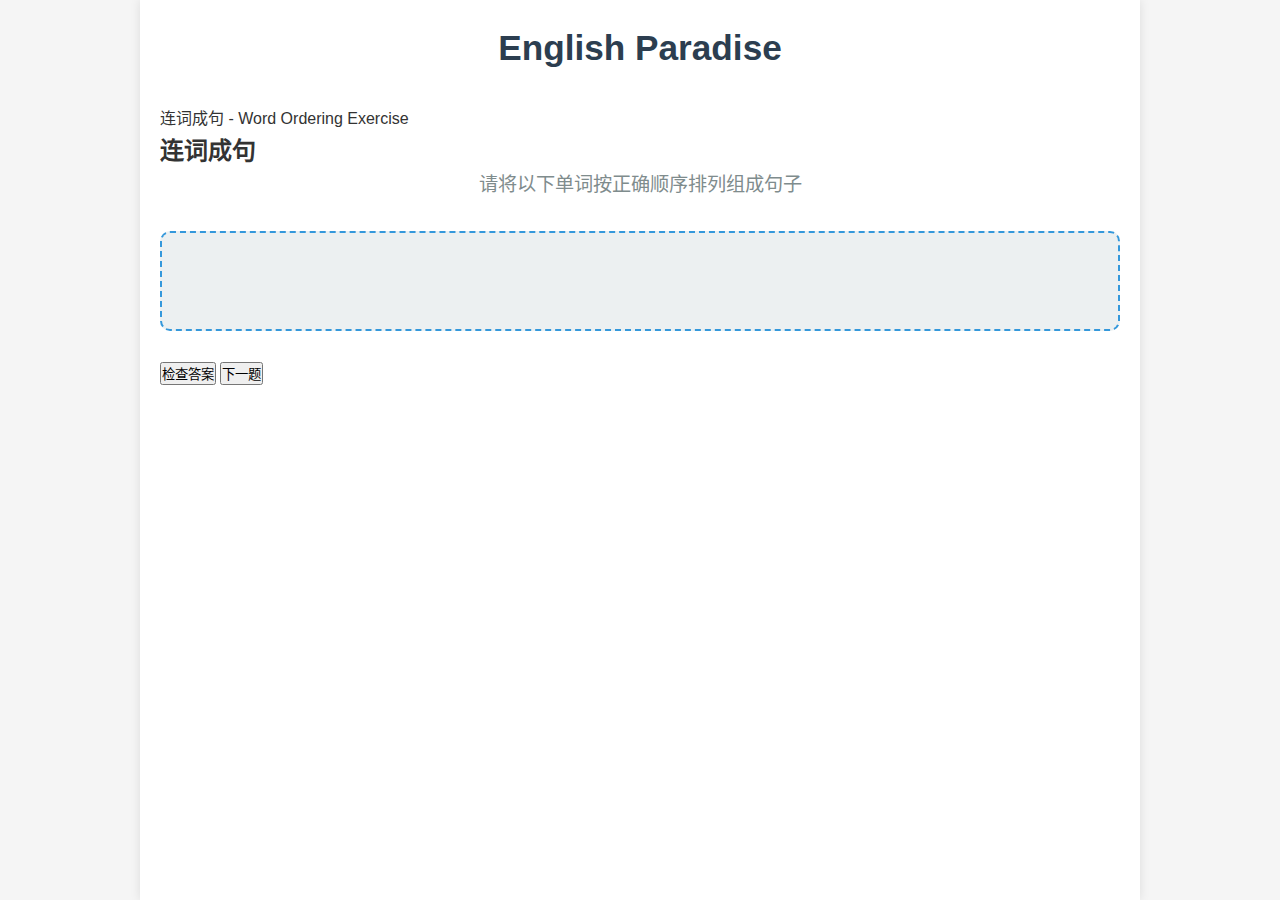
<file: exercise.html>
<!DOCTYPE html>
<html lang="zh-CN">
<head>
    <meta charset="UTF-8">
    <meta name="viewport" content="width=device-width, initial-scale=1.0">
    <title>英语练习乐园 - 连词成句</title>
    <link rel="stylesheet" href="styles.css">
</head>
<body>
    <div class="container">
        <div class="exercise-header">
            <h1>English Paradise</h1>
            <p>连词成句 - Word Ordering Exercise</p>
        </div>
        
        <div class="exercise-content">
            <h2>连词成句</h2>
            <p id="instructions">请将以下单词按正确顺序排列组成句子</p>
            
            <div id="wordsContainer" class="words-container">
                <!-- 单词卡片将通过JavaScript动态生成 -->
            </div>
            
            <div class="buttons">
                <button id="checkAnswerBtn" class="check-btn">检查答案</button>
                <button id="nextQuestionBtn" class="next-btn">下一题</button>
            </div>
            
            <div id="resultMessage" class="result"></div>
        </div>
    </div>
    
    <script src="script.js"></script>
</body>
</html>
</file>
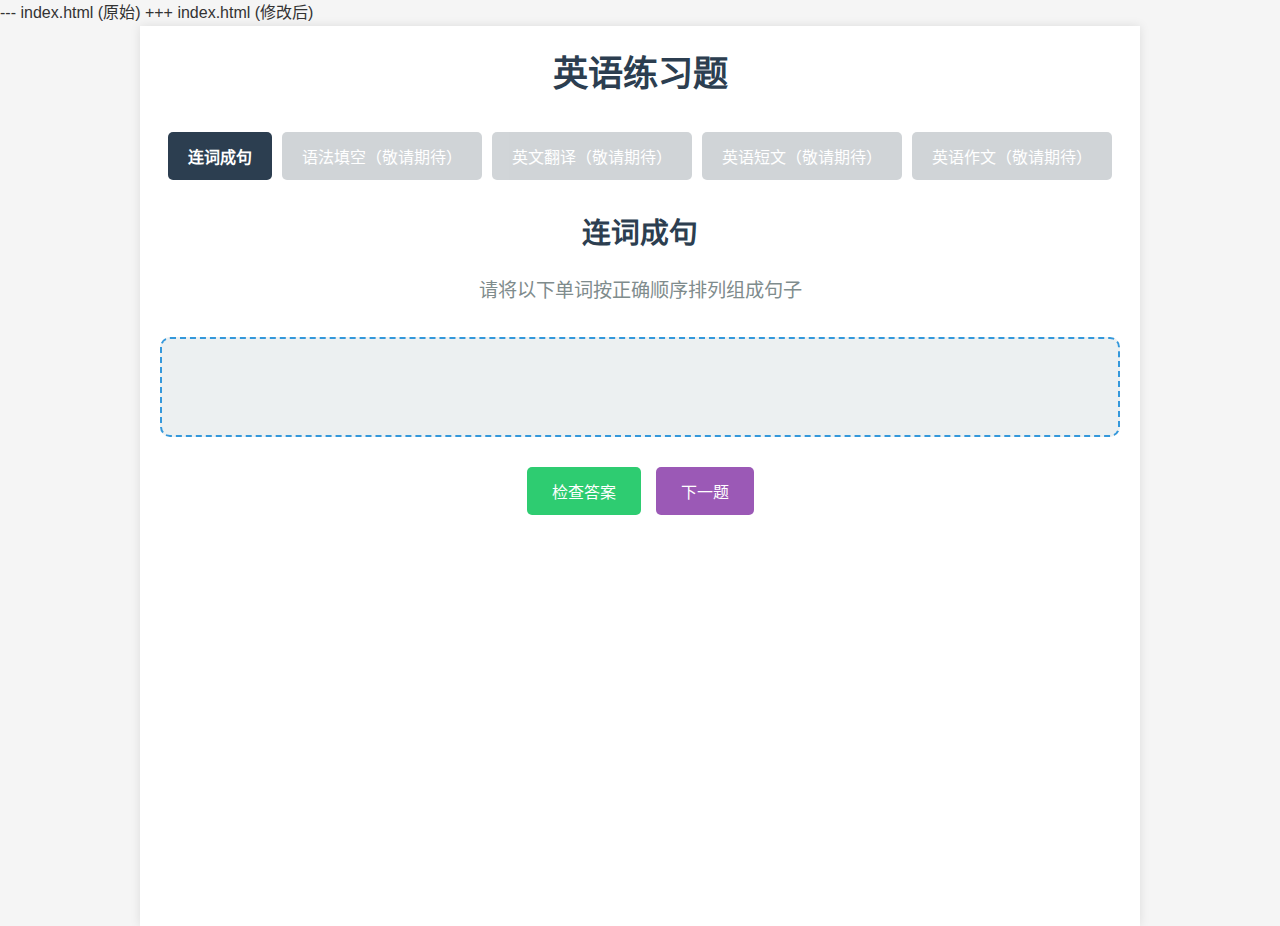
<file: index_diff.html>
--- index.html (原始)


+++ index.html (修改后)
<!DOCTYPE html>
<html lang="zh-CN">
<head>
    <meta charset="UTF-8">
    <meta name="viewport" content="width=device-width, initial-scale=1.0">
    <title>英语练习题</title>
    <link rel="stylesheet" href="styles.css">
</head>
<body>
    <div class="container">
        <h1>英语练习题</h1>
        <div class="menu">
            <button class="menu-btn active" id="wordOrderBtn">连词成句</button>
            <button class="menu-btn disabled">语法填空（敬请期待）</button>
            <button class="menu-btn disabled">英文翻译（敬请期待）</button>
            <button class="menu-btn disabled">英语短文（敬请期待）</button>
            <button class="menu-btn disabled">英语作文（敬请期待）</button>
        </div>

        <div id="exerciseArea">
            <div id="wordOrderExercise">
                <h2>连词成句</h2>
                <p id="instructions">请将以下单词按正确顺序排列组成句子</p>

                <div id="wordsContainer" class="words-container">
                    <!-- 单词卡片将通过JavaScript动态生成 -->
                </div>

                <div class="controls">
                    <button id="checkAnswerBtn" class="btn-check">检查答案</button>
                    <button id="nextQuestionBtn" class="btn-next">下一题</button>
                </div>

                <div id="resultMessage"></div>
            </div>
        </div>
    </div>

    <script src="script.js"></script>
</body>
</html>
</file>
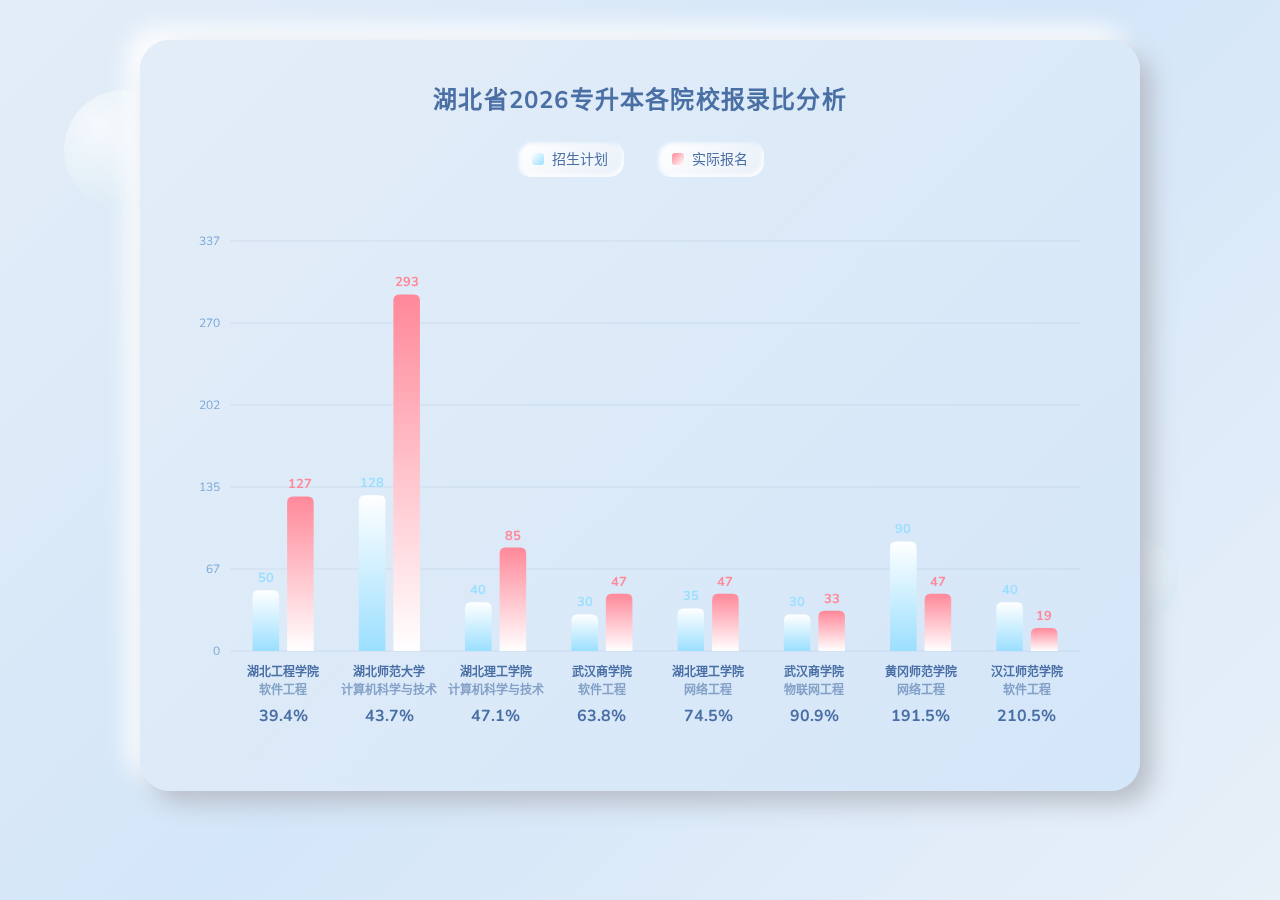
<file: 专升本报录比.html>
<!DOCTYPE html>
<html lang="zh-CN">
<head>
    <meta charset="UTF-8">
    <meta name="viewport" content="width=device-width, initial-scale=1.0">
    <title>招生数据对比分析</title>
    <link href="https://fonts.googleapis.com/css2?family=Nunito:wght@400;600;700;800&display=swap" rel="stylesheet">
    <style>
        * { margin: 0; padding: 0; box-sizing: border-box; user-select: none; -webkit-user-select: none; -moz-user-select: none; -ms-user-select: none; }

        html {
            overflow-x: hidden;
            overflow-y: auto;
            /* 隐藏滚动条 */
            scrollbar-width: none;
            -ms-overflow-style: none;
        }

        html::-webkit-scrollbar {
            display: none;
        }

        body {
            /* 隐藏滚动条 */
            scrollbar-width: none;
            -ms-overflow-style: none;
        }

        body::-webkit-scrollbar {
            display: none;
        }

        body {
            font-family: 'Nunito', 'PingFang SC', 'Microsoft YaHei', sans-serif;
            background: linear-gradient(135deg, #e3edf7 0%, #d4e6f9 50%, #e8f0f8 100%);
            min-height: 100vh;
            display: flex;
            justify-content: center;
            align-items: flex-start;
            padding: 20px;
            position: relative;
            overflow-x: hidden;
            overflow-y: auto;
        }

        /* ========== 页面入场动画 ========== */
        /* 页面准备状态 - 元素在动画前不可见 */
        .page-preparing .card {
            opacity: 0;
        }

        /* 页面入场状态 */
        .page-entering .card {
            animation: scaleIn 0.6s ease-out 0.2s both;
        }

        .page-entering .legend-item {
            animation: fadeInUp 0.5s ease-out both;
        }

        .page-entering .legend-item:nth-child(1) {
            animation-delay: 0.4s;
        }

        .page-entering .legend-item:nth-child(2) {
            animation-delay: 0.5s;
        }

        @keyframes scaleIn {
            from {
                opacity: 0;
                transform: scale(0.9);
            }
            to {
                opacity: 1;
                transform: scale(1);
            }
        }

        @keyframes fadeInUp {
            from {
                opacity: 0;
                transform: translateY(20px);
            }
            to {
                opacity: 1;
                transform: translateY(0);
            }
        }

        /* 浮动气泡 */
        .bubble {
            position: fixed;
            border-radius: 50%;
            pointer-events: none;
            background: radial-gradient(circle at 30% 30%, rgba(255, 255, 255, 0.7), rgba(173, 216, 230, 0.25));
            /* GPU加速优化 */
            will-change: transform, opacity;
            transform: translateZ(0);
            backface-visibility: hidden;
            -webkit-backface-visibility: hidden;
        }
        .bubble-1 { width: 120px; height: 120px; top: 10%; left: 5%; animation: float1 8s ease-in-out infinite; }
        .bubble-2 { width: 80px; height: 80px; top: 60%; right: 8%; animation: float2 10s ease-in-out infinite; }
        .bubble-3 { width: 60px; height: 60px; bottom: 15%; left: 15%; animation: float3 12s ease-in-out infinite; }
        .bubble-4 { width: 100px; height: 100px; top: 30%; right: 20%; animation: float4 9s ease-in-out infinite; }

        @keyframes float1 {
            0%, 100% { transform: translate(0, 0) scale(1); opacity: 0.6; }
            25% { transform: translate(20px, -30px) scale(1.05); opacity: 0.8; }
            50% { transform: translate(-15px, -10px) scale(0.95); opacity: 0.7; }
            75% { transform: translate(10px, -40px) scale(1.02); opacity: 0.5; }
        }
        @keyframes float2 {
            0%, 100% { transform: translate(0, 0) scale(1); opacity: 0.5; }
            33% { transform: translate(-20px, -25px) scale(1.1); opacity: 0.7; }
            66% { transform: translate(25px, -15px) scale(0.9); opacity: 0.6; }
        }
        @keyframes float3 {
            0%, 100% { transform: translate(0, 0) scale(1); opacity: 0.4; }
            50% { transform: translate(15px, -35px) scale(1.08); opacity: 0.6; }
        }
        @keyframes float4 {
            0%, 100% { transform: translate(0, 0) scale(1); opacity: 0.55; }
            25% { transform: translate(-10px, -20px) scale(1.03); opacity: 0.75; }
            50% { transform: translate(15px, -35px) scale(0.97); opacity: 0.65; }
            75% { transform: translate(-5px, -15px) scale(1.05); opacity: 0.5; }
        }

        .container { width: 100%; max-width: 1000px; margin: 20px 0; }

        .card {
            background: linear-gradient(135deg, #e3edf7, #d4e6f9);
            border-radius: 30px;
            padding: 2.5rem;
            box-shadow: 12px 12px 24px #b8bec8, -12px -12px 24px #ffffff;
            /* GPU加速优化 */
            will-change: transform;
            transform: translateZ(0);
            backface-visibility: hidden;
            -webkit-backface-visibility: hidden;
        }

        .title {
            font-size: 1.5rem;
            font-weight: 700;
            text-align: center;
            margin-bottom: 1.5rem;
            color: #4a6fa5;
            letter-spacing: 0.05em;
        }

        .legend {
            display: flex;
            justify-content: center;
            gap: 2rem;
            margin-bottom: 1.5rem;
        }
        .legend-item {
            display: flex;
            align-items: center;
            gap: 0.5rem;
            padding: 8px 16px;
            border-radius: 15px;
            background: linear-gradient(135deg, #ffffff, #e8f0f8);
            box-shadow: inset 2px 2px 4px #d4e6f9, inset -2px -2px 4px #ffffff;
        }
        .legend-dot {
            width: 12px;
            height: 12px;
            border-radius: 3px;
        }
        .legend-dot.plan { background: linear-gradient(135deg, #ffffff, #9bdfff); }
        .legend-dot.actual { background: linear-gradient(135deg, #ff8899, #ffffff); }
        .legend-text { color: #4a6fa5; font-size: 0.875rem; }

        .chart-area { 
            position: relative; 
            width: 100%; 
            height: 550px; 
            /* GPU加速优化 */
            will-change: transform;
            transform: translateZ(0);
        }
        canvas { width: 100% !important; height: 100% !important; }

        .tooltip {
            position: absolute;
            background: linear-gradient(135deg, #ffffff, #e8f0f8);
            border-radius: 20px;
            padding: 15px 20px;
            pointer-events: none;
            opacity: 0;
            transform: translateY(5px);
            z-index: 100;
            box-shadow: 8px 8px 16px #b8bec8, -8px -8px 16px #ffffff;
            font-size: 13px;
            min-width: 160px;
        }
        .tooltip.active {
            opacity: 1;
            transform: translateY(0);
            transition: opacity 0.2s ease, transform 0.2s ease;
        }
        .tooltip-title { font-weight: 700; margin-bottom: 4px; color: #4a6fa5; }
        .tooltip-subtitle { color: #7aa8d6; font-size: 12px; margin-bottom: 8px; }
        .tooltip-row { display: flex; justify-content: space-between; gap: 20px; font-size: 12px; color: #4a6fa5; }
        .tooltip-value { font-weight: 700; }
    </style>
</head>
<body class="page-entering">
    <div class="bubble bubble-1"></div>
    <div class="bubble bubble-2"></div>
    <div class="bubble bubble-3"></div>
    <div class="bubble bubble-4"></div>

    <div class="container">
        <div class="card">
            <h1 class="title">湖北省2026专升本各院校报录比分析</h1>

            <div class="legend">
                <div class="legend-item">
                    <div class="legend-dot plan"></div>
                    <span class="legend-text">招生计划</span>
                </div>
                <div class="legend-item">
                    <div class="legend-dot actual"></div>
                    <span class="legend-text">实际报名</span>
                </div>
            </div>

            <div class="chart-area">
                <canvas id="chartCanvas"></canvas>
                <div id="tooltip" class="tooltip">
                    <div class="tooltip-title"></div>
                    <div class="tooltip-subtitle"></div>
                    <div class="tooltip-row">
                        <span>招生计划:</span>
                        <span class="tooltip-value" id="tooltip-plan"></span>
                    </div>
                    <div class="tooltip-row">
                        <span>报名人数:</span>
                        <span class="tooltip-value" id="tooltip-actual"></span>
                    </div>
                    <div class="tooltip-row">
                        <span>录取率:</span>
                        <span class="tooltip-value" id="tooltip-rate"></span>
                    </div>
                </div>
            </div>
        </div>
    </div>

    <script>
        // ============================================================
        // 【数据填写区域】
        // plan: 招生计划人数
        // actual1: 第一阶段实际报名人数
        // actual2: 第二阶段新增人数
        // actual3: 第三阶段新增人数
        // ============================================================
        const rawData = [
            { school: '湖北师范大学', major: '计算机科学与技术', plan: 128, actual1: 293, actual2: 0, actual3: 0 },
            { school: '湖北理工学院', major: '计算机科学与技术', plan: 40, actual1: 85, actual2: 0, actual3: 0 },
            { school: '湖北理工学院', major: '网络工程', plan: 35, actual1: 47, actual2: 0, actual3: 0 },
            { school: '湖北工程学院', major: '软件工程', plan: 50, actual1: 127, actual2: 0, actual3: 0 },
            { school: '汉江师范学院', major: '软件工程', plan: 40, actual1: 19, actual2: 0, actual3: 0 },
            { school: '武汉商学院', major: '软件工程', plan: 30, actual1: 47, actual2: 0, actual3: 0 },
            { school: '武汉商学院', major: '物联网工程', plan: 30, actual1: 33, actual2: 0, actual3: 0 },
            { school: '黄冈师范学院', major: '网络工程', plan: 90, actual1: 47, actual2: 0, actual3: 0 }
        ];
        // ============================================================

        // 处理数据
        const chartData = rawData.map(item => {
            const totalActual = item.actual1 + item.actual2 + item.actual3;
            return { ...item, totalActual, rate: ((item.plan / totalActual) * 100).toFixed(1) };
        }).sort((a, b) => parseFloat(a.rate) - parseFloat(b.rate)); // 按录取率从低到高排序

        // 常量配置
        const PADDING = { top: 40, right: 20, bottom: 100, left: 50 };
        const COLORS = {
            text: '#4a6fa5',
            textLight: '#7aa8d6',
            textHover: '#4a6fa5',
            textFade: 'rgba(74, 111, 165, 0.6)',
            gridLine: 'rgba(74, 111, 165, 0.1)',
            plan: ['#ffffff', '#9bdfff'],
            actual: ['#ff8899', '#ffffff'],
            separator: 'rgba(255, 255, 255, 0.5)'
        };

        // DOM元素
        const canvas = document.getElementById('chartCanvas');
        const ctx = canvas.getContext('2d');
        const tooltip = document.getElementById('tooltip');
        const tooltipEls = {
            title: tooltip.querySelector('.tooltip-title'),
            subtitle: tooltip.querySelector('.tooltip-subtitle'),
            plan: document.getElementById('tooltip-plan'),
            actual: document.getElementById('tooltip-actual'),
            rate: document.getElementById('tooltip-rate')
        };

        // 状态
        let animProgress = 0;
        let hoverIdx = -1;
        let positions = [];
        let canvasSize = { w: 0, h: 0 };

        // 初始化Canvas
        function initCanvas() {
            const dpr = window.devicePixelRatio || 1;
            const rect = canvas.parentElement.getBoundingClientRect();
            canvas.width = rect.width * dpr;
            canvas.height = rect.height * dpr;
            ctx.scale(dpr, dpr);
            canvasSize = { w: rect.width, h: rect.height };
            return canvasSize;
        }

        // 绘制圆角柱子
        function drawRoundedBar(x, y, w, h, gradient) {
            if (h < 1) return;
            const r = Math.min(6, w / 2);
            ctx.beginPath();
            ctx.moveTo(x + r, y);
            ctx.lineTo(x + w - r, y);
            ctx.quadraticCurveTo(x + w, y, x + w, y + r);
            ctx.lineTo(x + w, y + h);
            ctx.lineTo(x, y + h);
            ctx.lineTo(x, y + r);
            ctx.quadraticCurveTo(x, y, x + r, y);
            ctx.closePath();
            ctx.fillStyle = gradient;
            ctx.fill();
        }

        // 主绘图函数
        function drawChart() {
            const { w, h } = initCanvas();
            ctx.clearRect(0, 0, w, h);

            const chartW = w - PADDING.left - PADDING.right;
            const chartH = h - PADDING.top - PADDING.bottom;
            const maxVal = Math.max(...chartData.map(d => Math.max(d.plan, d.totalActual))) * 1.15;
            const groupW = chartW / chartData.length;
            const barW = Math.min(35, groupW * 0.25);
            const gap = 8;

            positions = [];

            // Y轴参考线
            ctx.strokeStyle = COLORS.gridLine;
            ctx.lineWidth = 1;
            for (let i = 0; i <= 5; i++) {
                const y = PADDING.top + (chartH / 5) * i;
                ctx.beginPath();
                ctx.moveTo(PADDING.left, y);
                ctx.lineTo(w - PADDING.right, y);
                ctx.stroke();
                ctx.fillStyle = COLORS.textLight;
                ctx.font = '12px "Nunito", sans-serif';
                ctx.textAlign = 'right';
                ctx.fillText(Math.round(maxVal - (maxVal / 5) * i), PADDING.left - 10, y + 4);
            }

            // 绘制柱子
            chartData.forEach((item, i) => {
                const centerX = PADDING.left + groupW * i + groupW / 2;
                const xPlan = centerX - barW - gap / 2;
                const xActual = centerX + gap / 2;
                const isHover = hoverIdx === i;

                // 计算高度
                const hPlan = (item.plan / maxVal) * chartH * animProgress;
                const hActual1 = (item.actual1 / maxVal) * chartH * animProgress;
                const hActual2 = (item.actual2 / maxVal) * chartH * animProgress;
                const hActual3 = (item.actual3 / maxVal) * chartH * animProgress;
                const hActualTotal = hActual1 + hActual2 + hActual3;

                const yPlan = PADDING.top + chartH - hPlan;
                const yActual1 = PADDING.top + chartH - hActual1;
                const yActual2 = yActual1 - hActual2;
                const yActual3 = yActual2 - hActual3;

                // 招生计划柱
                if (hPlan > 0) {
                    const grad = ctx.createLinearGradient(xPlan, yPlan, xPlan, yPlan + hPlan);
                    grad.addColorStop(0, COLORS.plan[0]);
                    grad.addColorStop(1, COLORS.plan[1]);
                    if (isHover) {
                        ctx.shadowColor = '#7ab8d8';
                        ctx.shadowBlur = 15;
                        ctx.shadowOffsetY = 5;
                    }
                    drawRoundedBar(xPlan, yPlan, barW, hPlan, grad);
                    ctx.shadowBlur = ctx.shadowOffsetY = 0;
                }

                // 实际报名柱
                if (hActualTotal > 0) {
                    const grad = ctx.createLinearGradient(xActual, yActual3, xActual, yActual3 + hActualTotal);
                    grad.addColorStop(0, COLORS.actual[0]);
                    grad.addColorStop(1, COLORS.actual[1]);
                    if (isHover) {
                        ctx.shadowColor = '#cc6677';
                        ctx.shadowBlur = 15;
                        ctx.shadowOffsetY = 5;
                    }
                    drawRoundedBar(xActual, yActual3, barW, hActualTotal, grad);
                    ctx.shadowBlur = ctx.shadowOffsetY = 0;

                    // 分隔线
                    ctx.strokeStyle = COLORS.separator;
                    ctx.lineWidth = 1;
                    if (hActual1 > 0 && (hActual2 > 0 || hActual3 > 0)) {
                        ctx.beginPath();
                        ctx.moveTo(xActual + 4, yActual1);
                        ctx.lineTo(xActual + barW - 4, yActual1);
                        ctx.stroke();
                    }
                    if (hActual2 > 0 && hActual3 > 0) {
                        ctx.beginPath();
                        ctx.moveTo(xActual + 4, yActual2);
                        ctx.lineTo(xActual + barW - 4, yActual2);
                        ctx.stroke();
                    }
                }

                // 柱顶数字
                ctx.textAlign = 'center';
                ctx.font = '700 13px "Nunito", sans-serif';
                if (hPlan > 0) {
                    ctx.fillStyle = isHover ? '#9bdfff' : COLORS.plan[1];
                    ctx.fillText(item.plan, xPlan + barW / 2, yPlan - 8);
                }
                if (hActualTotal > 0) {
                    ctx.fillStyle = isHover ? '#ff6677' : COLORS.actual[0];
                    ctx.fillText(item.totalActual, xActual + barW / 2, yActual3 - 8);
                }

                // 存储位置
                positions.push({
                    x: xPlan, w: barW * 2 + gap,
                    y: Math.min(yPlan, yActual3),
                    h: Math.max(hPlan, hActualTotal),
                    data: item
                });

                // 底部文字
                const textY = PADDING.top + chartH + 25;
                ctx.textAlign = 'center';
                ctx.font = '600 12px "Nunito", "PingFang SC", sans-serif';
                ctx.fillStyle = isHover ? COLORS.textHover : COLORS.text;
                ctx.fillText(item.school, centerX, textY);
                ctx.fillStyle = isHover ? COLORS.textLight : COLORS.textFade;
                ctx.fillText(item.major, centerX, textY + 18);
                ctx.font = '700 16px "Nunito", sans-serif';
                ctx.fillStyle = isHover ? COLORS.textHover : COLORS.text;
                ctx.fillText(item.rate + '%', centerX, textY + 45);
            });
        }

        // 更新浮窗内容
        function updateTooltipContent(item) {
            tooltipEls.title.textContent = item.school;
            tooltipEls.subtitle.textContent = item.major;
            tooltipEls.plan.textContent = item.plan + '人';
            tooltipEls.actual.textContent = item.totalActual + '人';
            tooltipEls.rate.textContent = item.rate + '%';
        }

        // 动画
        function animate() {
            const start = performance.now();
            const duration = 800;
            function step(t) {
                animProgress = Math.min(1, (t - start) / duration);
                animProgress = 1 - Math.pow(1 - animProgress, 3); // easeOutCubic
                drawChart();
                if (animProgress < 1) requestAnimationFrame(step);
            }
            requestAnimationFrame(step);
        }

        // 事件处理
        canvas.addEventListener('mousemove', e => {
            const rect = canvas.getBoundingClientRect();
            const mx = e.clientX - rect.left;
            const my = e.clientY - rect.top;

            // 查找hover的柱子
            let newIdx = -1;
            for (let i = 0; i < positions.length; i++) {
                const pos = positions[i];
                if (mx >= pos.x && mx <= pos.x + pos.w && my >= pos.y && my <= pos.y + pos.h + 100) {
                    newIdx = i;
                    break;
                }
            }

            // 更新浮窗
            if (newIdx !== -1) {
                let left = e.clientX - rect.left + 15;
                let top = e.clientY - rect.top - 10;
                if (left + 160 > rect.width) left = e.clientX - rect.left - 170;
                tooltip.style.left = left + 'px';
                tooltip.style.top = top + 'px';
                if (newIdx !== hoverIdx) updateTooltipContent(positions[newIdx].data);
                tooltip.classList.add('active');
            } else {
                tooltip.classList.remove('active');
            }

            // 仅状态改变时重绘
            if (newIdx !== hoverIdx) {
                hoverIdx = newIdx;
                drawChart();
            }
        });

        canvas.addEventListener('mouseleave', () => {
            hoverIdx = -1;
            tooltip.classList.remove('active');
            drawChart();
        });

        window.addEventListener('resize', drawChart);
        animate();

        // 页面入场动画结束后移除动画类
        setTimeout(() => {
            document.body.classList.remove('page-entering');
            document.body.classList.remove('page-preparing');
        }, 1200);
    </script>
</body>
</html>
</file>
<file: styles.css>
* {
    margin: 0;
    padding: 0;
    box-sizing: border-box;
}

body {
    font-family: 'Arial', sans-serif;
    background-color: #f5f5f5;
    color: #333;
    line-height: 1.6;
}

.container {
    max-width: 1000px;
    margin: 0 auto;
    padding: 20px;
    background-color: white;
    min-height: 100vh;
    box-shadow: 0 0 10px rgba(0,0,0,0.1);
}

h1 {
    text-align: center;
    margin-bottom: 30px;
    color: #2c3e50;
    font-size: 2.2em;
}

.menu {
    display: flex;
    justify-content: center;
    flex-wrap: wrap;
    gap: 10px;
    margin-bottom: 30px;
}

.menu-btn {
    padding: 12px 20px;
    border: none;
    border-radius: 5px;
    cursor: pointer;
    font-size: 16px;
    transition: all 0.3s ease;
    background-color: #3498db;
    color: white;
}

.menu-btn:hover:not(.disabled) {
    background-color: #2980b9;
    transform: translateY(-2px);
}

.menu-btn.active {
    background-color: #2c3e50;
    font-weight: bold;
}

.menu-btn.disabled {
    background-color: #bdc3c7;
    cursor: not-allowed;
    opacity: 0.7;
}

#exerciseArea {
    margin-top: 20px;
}

#wordOrderExercise h2 {
    text-align: center;
    margin-bottom: 20px;
    color: #2c3e50;
    font-size: 1.8em;
}

#instructions {
    text-align: center;
    margin-bottom: 30px;
    font-size: 1.2em;
    color: #7f8c8d;
}

.words-container {
    display: flex;
    flex-wrap: wrap;
    justify-content: center;
    gap: 10px;
    min-height: 100px;
    margin-bottom: 30px;
    padding: 20px;
    border: 2px dashed #3498db;
    border-radius: 10px;
    background-color: #ecf0f1;
}

.word-card {
    padding: 12px 16px;
    background-color: #3498db;
    color: white;
    border-radius: 5px;
    cursor: move;
    user-select: none;
    font-size: 18px;
    transition: all 0.2s ease;
    min-width: 60px;
    text-align: center;
    box-shadow: 0 3px 6px rgba(0,0,0,0.1);
}

.word-card:hover {
    background-color: #2980b9;
    transform: scale(1.05);
}

.word-card.dragging {
    opacity: 0.7;
    transform: rotate(-5deg);
}

.controls {
    display: flex;
    justify-content: center;
    gap: 15px;
    margin-bottom: 20px;
}

.btn-check, .btn-next {
    padding: 12px 25px;
    border: none;
    border-radius: 5px;
    cursor: pointer;
    font-size: 16px;
    transition: all 0.3s ease;
}

.btn-check {
    background-color: #2ecc71;
    color: white;
}

.btn-check:hover {
    background-color: #27ae60;
    transform: translateY(-2px);
}

.btn-next {
    background-color: #9b59b6;
    color: white;
}

.btn-next:hover {
    background-color: #8e44ad;
    transform: translateY(-2px);
}

#resultMessage {
    text-align: center;
    padding: 15px;
    border-radius: 5px;
    font-size: 18px;
    font-weight: bold;
    margin-top: 20px;
    min-height: 50px;
}

.result-correct {
    background-color: #d5f5e3;
    color: #27ae60;
    border: 1px solid #27ae60;
}

.result-incorrect {
    background-color: #fadbd8;
    color: #c0392b;
    border: 1px solid #c0392b;
}

.correct-answer {
    display: block;
    margin-top: 10px;
    font-size: 16px;
    font-weight: normal;
    color: #7f8c8d;
}

.drag-over {
    background-color: #d1f2eb;
    border: 2px solid #2ecc71;
}
</file>
